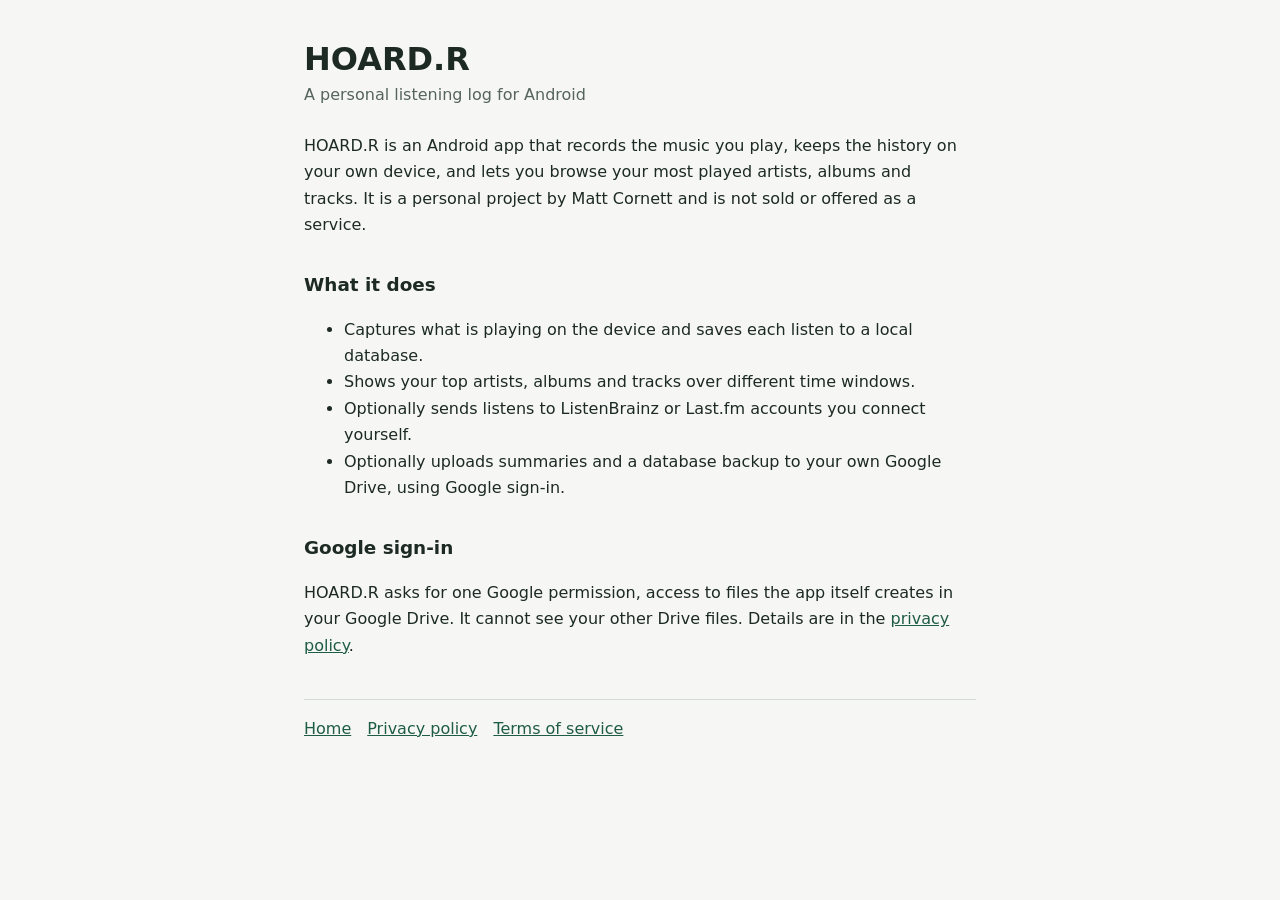
<file: index.html>
<!doctype html><html lang="en"><head><meta charset="utf-8"><meta name="viewport" content="width=device-width,initial-scale=1">
<title>HOARD.R</title>
<link rel="stylesheet" href="style.css">
</head><body><main>
<h1>HOARD.R</h1>
<p class="sub">A personal listening log for Android</p>
<p>HOARD.R is an Android app that records the music you play, keeps the history on your own device, and lets you browse your most played artists, albums and tracks. It is a personal project by Matt Cornett and is not sold or offered as a service.</p>
<h2>What it does</h2>
<ul>
<li>Captures what is playing on the device and saves each listen to a local database.</li>
<li>Shows your top artists, albums and tracks over different time windows.</li>
<li>Optionally sends listens to ListenBrainz or Last.fm accounts you connect yourself.</li>
<li>Optionally uploads summaries and a database backup to your own Google Drive, using Google sign-in.</li>
</ul>
<h2>Google sign-in</h2>
<p>HOARD.R asks for one Google permission, access to files the app itself creates in your Google Drive. It cannot see your other Drive files. Details are in the <a href="privacy.html">privacy policy</a>.</p>
<nav><a href="index.html">Home</a><a href="privacy.html">Privacy policy</a><a href="terms.html">Terms of service</a></nav>
</main>
</body></html>
</file>
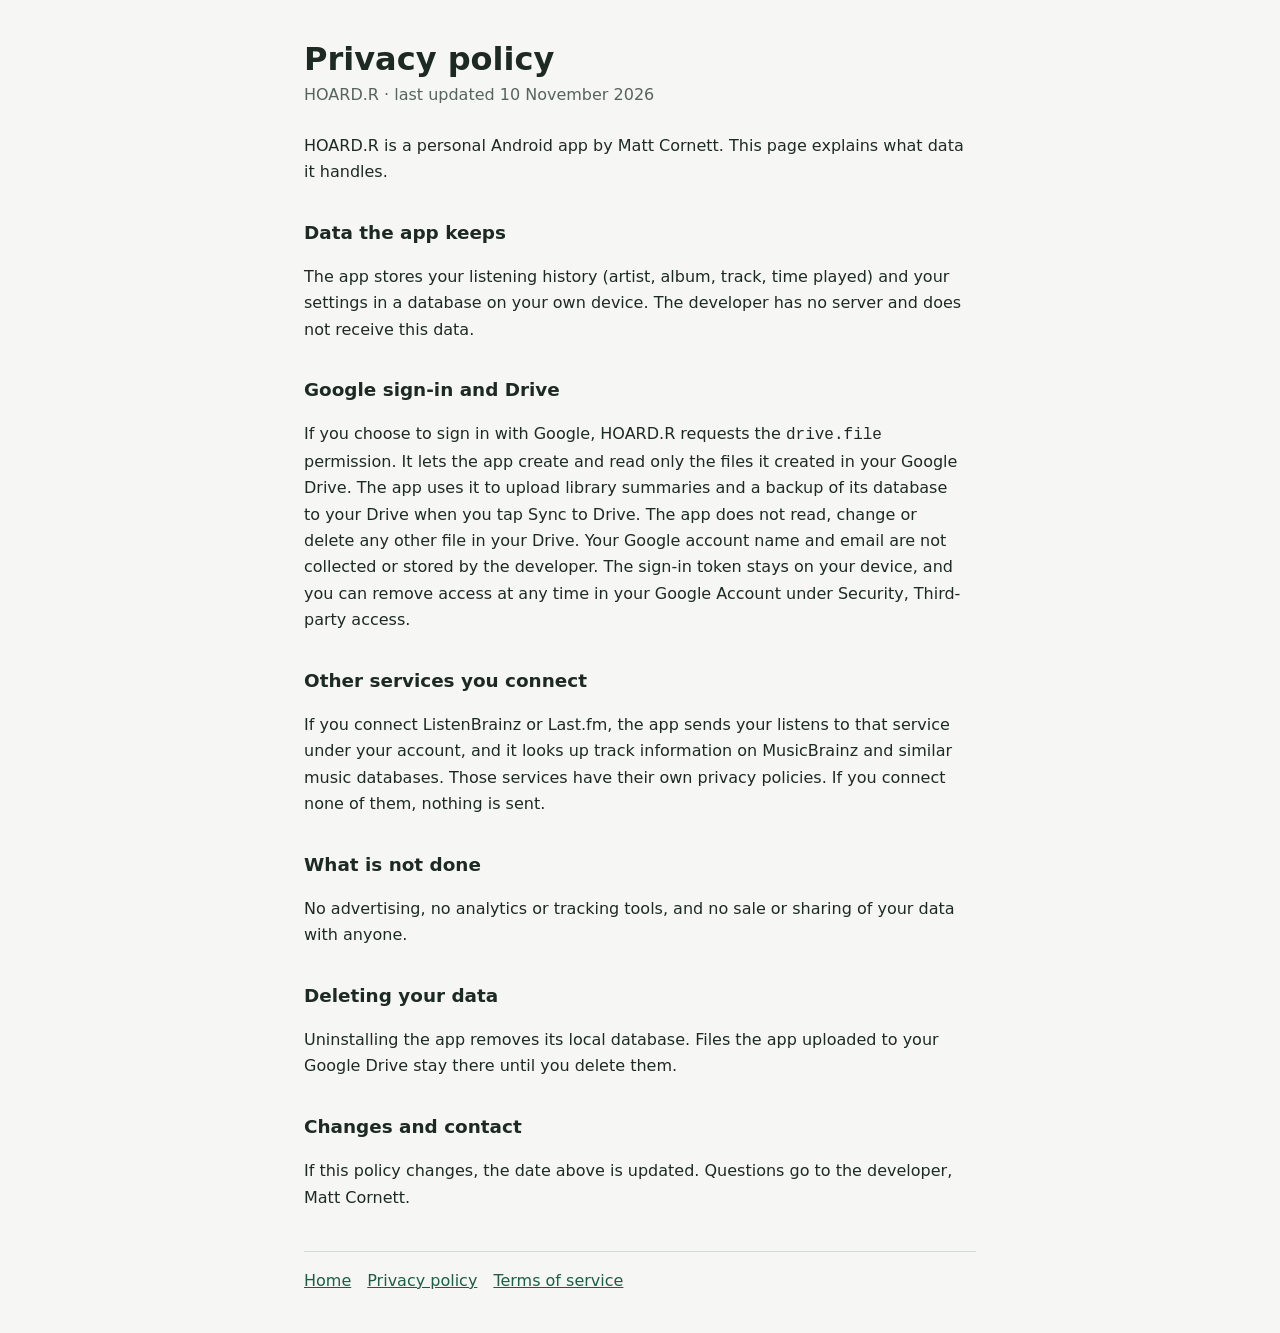
<file: privacy.html>
<!doctype html><html lang="en"><head><meta charset="utf-8"><meta name="viewport" content="width=device-width,initial-scale=1"><link rel="stylesheet" href="style.css"><title>HOARD.R privacy policy</title></head><body><main>
<h1>Privacy policy</h1>
<p class="sub">HOARD.R · last updated 10 November 2026</p>
<p>HOARD.R is a personal Android app by Matt Cornett. This page explains what data it handles.</p>
<h2>Data the app keeps</h2>
<p>The app stores your listening history (artist, album, track, time played) and your settings in a database on your own device. The developer has no server and does not receive this data.</p>
<h2>Google sign-in and Drive</h2>
<p>If you choose to sign in with Google, HOARD.R requests the <code>drive.file</code> permission. It lets the app create and read only the files it created in your Google Drive. The app uses it to upload library summaries and a backup of its database to your Drive when you tap Sync to Drive. The app does not read, change or delete any other file in your Drive. Your Google account name and email are not collected or stored by the developer. The sign-in token stays on your device, and you can remove access at any time in your Google Account under Security, Third-party access.</p>
<h2>Other services you connect</h2>
<p>If you connect ListenBrainz or Last.fm, the app sends your listens to that service under your account, and it looks up track information on MusicBrainz and similar music databases. Those services have their own privacy policies. If you connect none of them, nothing is sent.</p>
<h2>What is not done</h2>
<p>No advertising, no analytics or tracking tools, and no sale or sharing of your data with anyone.</p>
<h2>Deleting your data</h2>
<p>Uninstalling the app removes its local database. Files the app uploaded to your Google Drive stay there until you delete them.</p>
<h2>Changes and contact</h2>
<p>If this policy changes, the date above is updated. Questions go to the developer, Matt Cornett.</p>
<nav><a href="index.html">Home</a><a href="privacy.html">Privacy policy</a><a href="terms.html">Terms of service</a></nav>
</main></body></html>
</file>
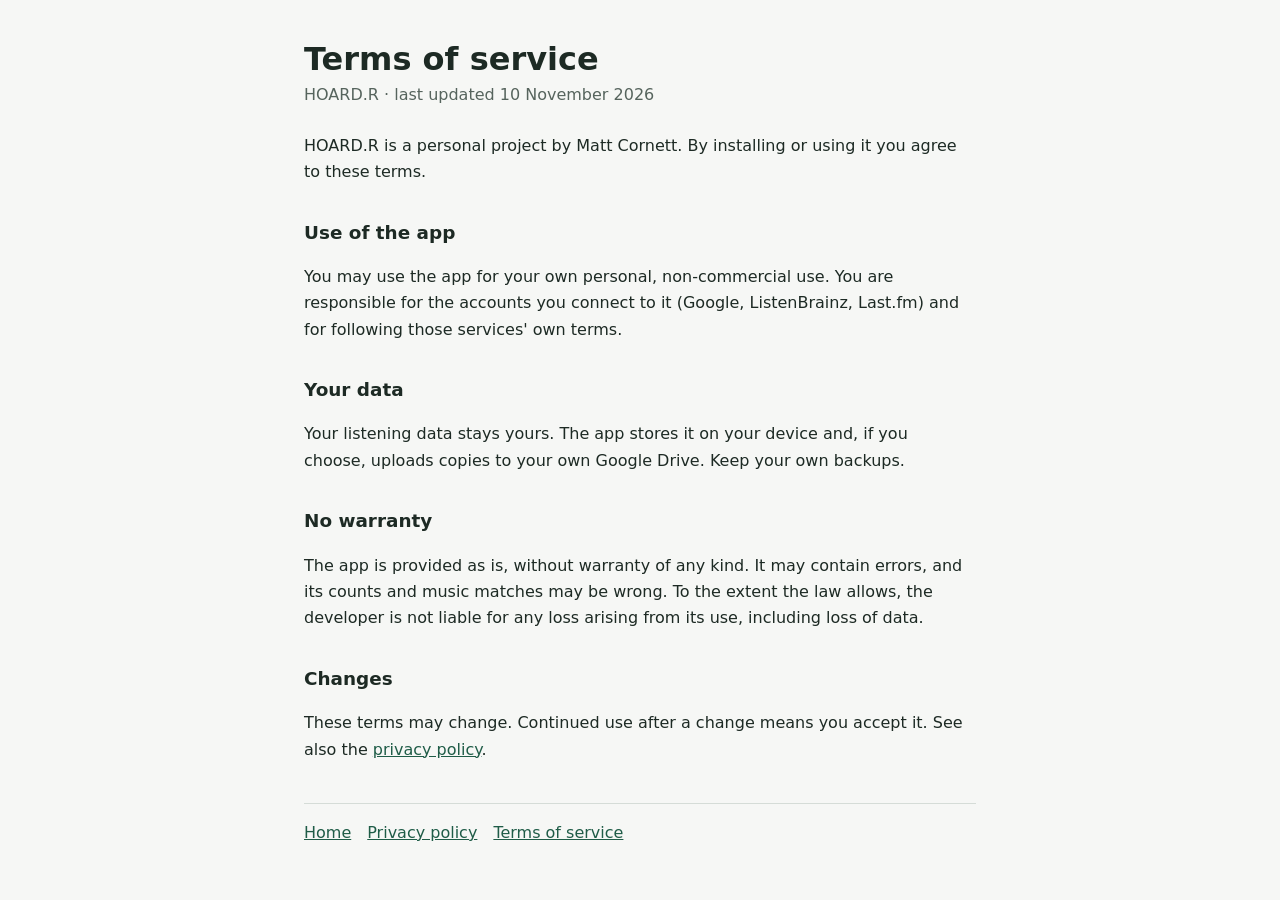
<file: terms.html>
<!doctype html><html lang="en"><head><meta charset="utf-8"><meta name="viewport" content="width=device-width,initial-scale=1"><link rel="stylesheet" href="style.css"><title>HOARD.R terms of service</title></head><body><main>
<h1>Terms of service</h1>
<p class="sub">HOARD.R · last updated 10 November 2026</p>
<p>HOARD.R is a personal project by Matt Cornett. By installing or using it you agree to these terms.</p>
<h2>Use of the app</h2>
<p>You may use the app for your own personal, non-commercial use. You are responsible for the accounts you connect to it (Google, ListenBrainz, Last.fm) and for following those services' own terms.</p>
<h2>Your data</h2>
<p>Your listening data stays yours. The app stores it on your device and, if you choose, uploads copies to your own Google Drive. Keep your own backups.</p>
<h2>No warranty</h2>
<p>The app is provided as is, without warranty of any kind. It may contain errors, and its counts and music matches may be wrong. To the extent the law allows, the developer is not liable for any loss arising from its use, including loss of data.</p>
<h2>Changes</h2>
<p>These terms may change. Continued use after a change means you accept it. See also the <a href="privacy.html">privacy policy</a>.</p>
<nav><a href="index.html">Home</a><a href="privacy.html">Privacy policy</a><a href="terms.html">Terms of service</a></nav>
</main></body></html>
</file>
<file: style.css>
:root{--bg:#f6f7f5;--fg:#1d2a24;--muted:#56645d;--accent:#1f5c47;--rule:#d5dcd7}
@media (prefers-color-scheme:dark){:root:not([data-theme="light"]){--bg:#141c18;--fg:#e4ebe6;--muted:#9baba3;--accent:#6fcf9f;--rule:#2b3830;color-scheme:dark}}
:root[data-theme="dark"]{--bg:#141c18;--fg:#e4ebe6;--muted:#9baba3;--accent:#6fcf9f;--rule:#2b3830;color-scheme:dark}
body{background:var(--bg);color:var(--fg);font:16px/1.65 system-ui,-apple-system,"Segoe UI",Roboto,sans-serif;margin:0;padding-block:40px;padding-left:max(16px,env(safe-area-inset-left,0px));padding-right:max(16px,env(safe-area-inset-right,0px))}
main{max-width:42rem;margin:0 auto}
h1{font-size:2rem;line-height:1.2;margin:0 0 .25rem;text-wrap:balance}
h2{font-size:1.15rem;margin:2rem 0 .4rem;text-wrap:balance}
p,li{max-width:65ch}
.sub{color:var(--muted);margin:0 0 1.5rem}
nav{display:flex;gap:1rem;flex-wrap:wrap;border-top:1px solid var(--rule);margin-top:2.5rem;padding-top:1rem}
a{color:var(--accent)}
a:focus-visible{outline:2px solid var(--accent);outline-offset:2px}
</file>
